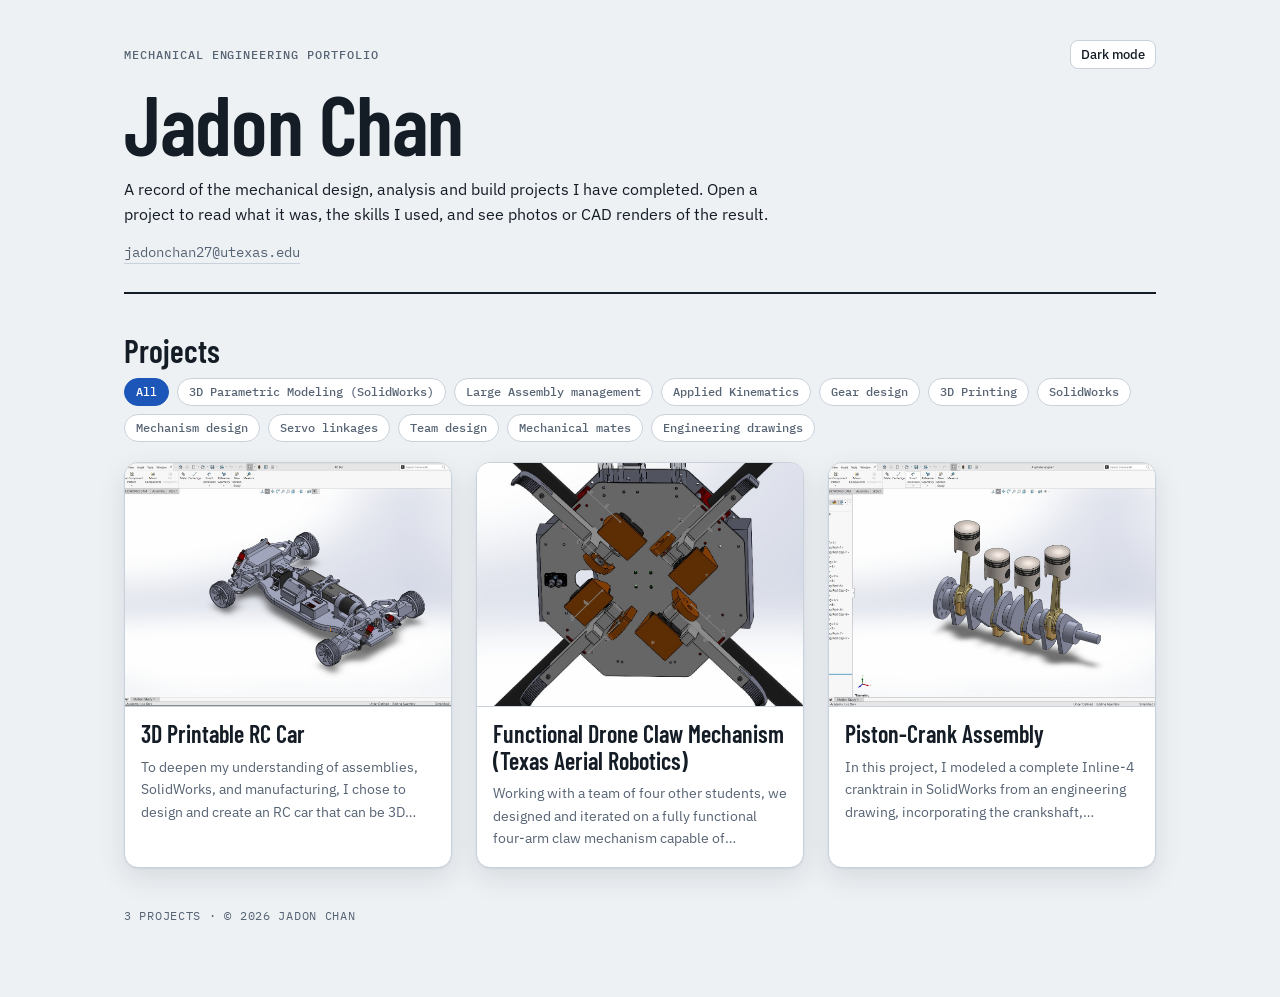
<file: index.html>
<!doctype html>
<html lang="en">
<head>
  <meta charset="utf-8">
  <meta name="viewport" content="width=device-width, initial-scale=1, viewport-fit=cover">
  <title>Jadon Chan | Mechanical Engineering Portfolio</title>
  <meta name="description" content="Mechanical design, analysis and build projects by Jadon Chan.">
  <meta property="og:title" content="Jadon Chan | Mechanical Engineering Portfolio">
  <meta property="og:description" content="Mechanical design, analysis and build projects by Jadon Chan.">
  <meta property="og:type" content="website">
  <link rel="icon" href="data:image/svg+xml,%3Csvg xmlns='http://www.w3.org/2000/svg' viewBox='0 0 64 64'%3E%3Crect width='64' height='64' rx='12' fill='%231c56b8'/%3E%3Ctext x='32' y='44' font-family='Arial Narrow,Arial,sans-serif' font-weight='700' font-size='32' text-anchor='middle' fill='white'%3EJC%3C/text%3E%3C/svg%3E">
  <link rel="preconnect" href="https://fonts.googleapis.com">
  <link rel="preconnect" href="https://fonts.gstatic.com" crossorigin>
  <link rel="stylesheet" href="https://fonts.googleapis.com/css2?family=Barlow+Condensed:wght@500;600&family=IBM+Plex+Mono:wght@400;500&family=IBM+Plex+Sans:wght@400;500;600&display=swap">
  <link rel="stylesheet" href="styles.css?v=202610062036">
</head>
<body>
  <a class="skip" href="#projects">Skip to projects</a>
  <div class="wrap">
    <header class="cover" id="cover">
      <div class="topline">
        <div class="label" id="headline"></div>
        <button class="btn small" type="button" id="theme" aria-label="Toggle dark mode">Theme</button>
      </div>
      <h1 id="name"></h1>
      <p class="prose" id="about"></p>
      <div class="contact" id="contact"></div>
    </header>

    <section class="projects" id="projects" aria-labelledby="projects-title">
      <div class="topbar">
        <h2 class="section-title" id="projects-title">Projects</h2>
        <div class="filters" id="filters" role="group" aria-label="Filter by skill"></div>
      </div>
      <div class="grid" id="grid"></div>
    </section>

    <footer id="footer"></footer>
  </div>

  <noscript><p class="wrap">This portfolio needs JavaScript to show its projects.</p></noscript>
  <script src="data.js?v=202610062036"></script>
  <script src="app.js?v=202610062036"></script>
</body>
</html>
</file>
<file: styles.css>
/* Layout: a cover block, then a filterable grid of project cards. A card opens the
   project as a tall scrolling panel: gallery, title, skills, then the description. */
:root {
  --bg: #eef1f4;
  --surface: #ffffff;
  --sunk: #e3e8ed;
  --ink: #141c26;
  --muted: #566373;
  --line: #c9d1da;
  --accent: #1c56b8;
  --accent-ink: #ffffff;
  --accent-soft: #dde7f6;
  --scrim: rgba(14, 20, 26, .62);
  --shadow: 0 1px 2px rgba(14, 20, 26, .06), 0 10px 28px rgba(14, 20, 26, .10);
  --display: "Barlow Condensed", "Arial Narrow", "Helvetica Neue", Arial, sans-serif;
  --body: "IBM Plex Sans", "Segoe UI", system-ui, sans-serif;
  --mono: "IBM Plex Mono", ui-monospace, Consolas, "Courier New", monospace;
  color-scheme: light;
}
@media (prefers-color-scheme: dark) {
  :root:not([data-theme="light"]) {
    --bg: #0e141a; --surface: #151d26; --sunk: #0a0f14; --ink: #e7ecf2; --muted: #93a1b1;
    --line: #2a3644; --accent: #7fb0ff; --accent-ink: #0b1420; --accent-soft: #1c2b40;
    --scrim: rgba(0, 0, 0, .72); --shadow: 0 10px 28px rgba(0, 0, 0, .45); color-scheme: dark;
  }
}
:root[data-theme="dark"] {
  --bg: #0e141a; --surface: #151d26; --sunk: #0a0f14; --ink: #e7ecf2; --muted: #93a1b1;
  --line: #2a3644; --accent: #7fb0ff; --accent-ink: #0b1420; --accent-soft: #1c2b40;
  --scrim: rgba(0, 0, 0, .72); --shadow: 0 10px 28px rgba(0, 0, 0, .45); color-scheme: dark;
}

*, *::before, *::after { box-sizing: border-box; }
html { -webkit-text-size-adjust: 100%; }
body { margin: 0; background: var(--bg); color: var(--ink); font: 400 16px/1.6 var(--body); }
img { max-width: 100%; }
h1, h2, h3, p, figure { margin: 0; }
a { color: var(--accent); }
:focus-visible { outline: 2px solid var(--accent); outline-offset: 2px; }

.wrap { max-width: 1080px; margin-inline: auto; padding: 40px 16px 72px; display: flex; flex-direction: column; gap: 40px; }
@media (min-width: 640px) { .wrap { padding-inline: 24px; } }
.skip { position: absolute; left: -999px; top: 8px; padding: 8px 12px; background: var(--surface); border-radius: 8px; z-index: 10; }
.skip:focus { left: 8px; }

.label { font: 500 12px/1.3 var(--mono); letter-spacing: .08em; text-transform: uppercase; color: var(--muted); }
.prose { white-space: pre-line; max-width: 65ch; overflow-wrap: anywhere; }

/* Cover */
.cover { display: flex; flex-direction: column; gap: 14px; border-bottom: 2px solid var(--ink); padding-bottom: 28px; }
.topline { display: flex; justify-content: space-between; align-items: center; gap: 12px; }
.cover h1 { font: 600 clamp(44px, 9vw, 84px)/.95 var(--display); letter-spacing: -.01em; text-wrap: balance; overflow-wrap: anywhere; }
.contact { display: flex; flex-wrap: wrap; gap: 8px 18px; font: 400 14px/1.5 var(--mono); }
.contact a { color: var(--muted); text-decoration: none; border-bottom: 1px solid var(--line); overflow-wrap: anywhere; }
.contact a:hover { color: var(--accent); border-color: var(--accent); }

/* Buttons */
.btn { white-space: nowrap; font: 500 14px/1 var(--body); padding: 10px 14px; border: 1px solid var(--line); border-radius: 8px; background: var(--surface); color: var(--ink); cursor: pointer; transition: border-color .15s, transform .15s; }
.btn:hover { border-color: var(--accent); }
.btn:active { transform: scale(.97); }
.btn.small { padding: 7px 10px; font-size: 13px; }

/* Project grid */
.projects { display: flex; flex-direction: column; gap: 20px; }
.topbar { display: flex; flex-wrap: wrap; gap: 12px 16px; align-items: center; justify-content: space-between; }
.section-title { font: 600 32px/1 var(--display); }
.filters { display: flex; flex-wrap: wrap; gap: 8px; }
.filter { font: 500 12px/1 var(--mono); padding: 7px 11px; border-radius: 999px; border: 1px solid var(--line); background: var(--surface); color: var(--muted); cursor: pointer; }
.filter:hover { border-color: var(--accent); color: var(--accent); }
.filter[aria-pressed="true"] { background: var(--accent); border-color: var(--accent); color: var(--accent-ink); }

.grid { display: grid; grid-template-columns: repeat(auto-fill, minmax(260px, 1fr)); gap: 24px; }
.card { display: flex; flex-direction: column; min-width: 0; background: var(--surface); border: 1px solid var(--line); border-radius: 14px; overflow: hidden; box-shadow: var(--shadow); color: var(--ink); text-decoration: none; transition: transform .2s ease, border-color .2s ease; }
.card:hover { border-color: var(--accent); transform: translateY(-4px); }
.card:hover .name { color: var(--accent); }
.card .pic { aspect-ratio: 4 / 3; overflow: hidden; background: var(--sunk); border-bottom: 1px solid var(--line); }
.card .pic img { display: block; width: 100%; height: 100%; object-fit: cover; transition: transform .4s ease; }
.card:hover .pic img { transform: scale(1.05); }
.card .pic.none { display: grid; place-items: center; background: repeating-linear-gradient(135deg, transparent 0 11px, var(--line) 11px 12px) var(--sunk); }
.card .pic.none span { font: 600 56px/1 var(--display); color: var(--muted); opacity: .5; }
.card .body { display: flex; flex-direction: column; gap: 8px; padding: 14px 16px 18px; }
.card .name { font: 600 24px/1.1 var(--display); text-wrap: balance; overflow-wrap: anywhere; }
.card .teaser { font-size: 14px; color: var(--muted); display: -webkit-box; -webkit-line-clamp: 3; -webkit-box-orient: vertical; overflow: hidden; }
.empty { padding: 40px 20px; border: 1px dashed var(--muted); text-align: center; color: var(--muted); }
footer { font: 400 12px/1.4 var(--mono); color: var(--muted); letter-spacing: .06em; text-transform: uppercase; }

/* Project panel */
dialog { color: var(--ink); }
.over { width: 100vw; height: 100vh; height: 100dvh; max-width: none; max-height: none; margin: 0; border: 0; padding: 24px 12px 56px; background: var(--scrim); overflow-y: auto; overscroll-behavior: contain; }
.over::backdrop { background: transparent; }
.over[open] { animation: fade .25s ease; }
.panel { max-width: 860px; margin-inline: auto; background: var(--surface); border: 1px solid var(--line); border-radius: 16px; box-shadow: var(--shadow); }
.panel-head { position: sticky; top: 0; z-index: 1; display: flex; flex-wrap: wrap; gap: 8px 16px; justify-content: space-between; align-items: center; padding: 10px 20px; background: var(--surface); border-bottom: 1px solid var(--line); border-radius: 16px 16px 0 0; }
.panel-head .right { display: flex; flex-wrap: wrap; gap: 10px; align-items: center; }
.panel-body { display: flex; flex-direction: column; gap: 24px; padding: 24px 20px 36px; }
@media (min-width: 640px) { .panel-body { padding: 32px 36px 48px; } }
.panel-body h2 { font: 600 clamp(34px, 6vw, 52px)/1 var(--display); text-wrap: balance; overflow-wrap: anywhere; }
.prose.long { font-size: 17px; line-height: 1.7; max-width: 68ch; }
.tags { display: flex; flex-wrap: wrap; gap: 8px; }
.tag { font: 500 13px/1 var(--mono); padding: 7px 11px; border-radius: 999px; background: var(--accent-soft); color: var(--accent); }
.block { display: flex; flex-direction: column; gap: 10px; }
.block.sub { gap: 14px; border-top: 1px solid var(--line); padding-top: 24px; }
.block.sub h3 { font: 600 28px/1.1 var(--display); }

.media { display: flex; flex-direction: column; gap: 10px; min-width: 0; }
.stage { display: block; width: 100%; aspect-ratio: 16 / 10; padding: 0; border: 1px solid var(--line); border-radius: 10px; overflow: hidden; background: var(--sunk); cursor: zoom-in; }
.stage img { display: block; width: 100%; height: 100%; object-fit: contain; }
.caption { font-size: 13px; color: var(--muted); overflow-wrap: anywhere; }
.thumbs { display: flex; flex-wrap: wrap; gap: 8px; }
.thumb { width: 60px; height: 60px; padding: 0; border: 1px solid var(--line); border-radius: 8px; overflow: hidden; background: var(--sunk); cursor: pointer; transition: transform .15s; }
.thumb:hover { transform: translateY(-2px); }
.thumb[aria-current="true"] { outline: 2px solid var(--accent); outline-offset: 1px; }
.thumb img { display: block; width: 100%; height: 100%; object-fit: cover; }
.pager { display: flex; justify-content: space-between; gap: 10px; border-top: 1px solid var(--line); padding-top: 20px; }

/* Lightbox */
.lightbox { background: transparent; border: 0; padding: 0; width: 100vw; height: 100vh; max-width: 100vw; max-height: 100vh; }
.lightbox::backdrop { background: rgba(0, 0, 0, .9); }
.lightbox .inner { width: 100%; height: 100%; display: grid; grid-template-rows: minmax(0, 1fr) auto; gap: 12px; padding: 16px; }
.lightbox img { width: 100%; height: 100%; object-fit: contain; min-height: 0; }
.lightbox .bar { display: flex; flex-wrap: wrap; gap: 10px; align-items: center; justify-content: center; color: #fff; font-size: 14px; }
.lightbox .bar .cap { flex: 1 1 200px; min-width: 0; overflow-wrap: anywhere; text-align: center; }
.lightbox[open] img { animation: zoom .28s cubic-bezier(.2, .7, .2, 1); }

/* Motion */
.stage img.swap { animation: fade .3s ease; }
.anim .reveal { animation: rise .55s cubic-bezier(.2, .7, .2, 1) backwards; animation-delay: calc(var(--i, 0) * 80ms + var(--base, 0ms)); }
.panel.anim { --base: 250ms; }
@keyframes rise { from { opacity: 0; transform: translateY(16px); } }
@keyframes fade { from { opacity: 0; } }
@keyframes zoom { from { opacity: 0; transform: scale(.92); } }
@media (prefers-reduced-motion: reduce) {
  .anim .reveal, .lightbox[open] img { animation-name: fade; }
  .card, .card .pic img, .btn, .thumb { transition: none; }
}
</file>
